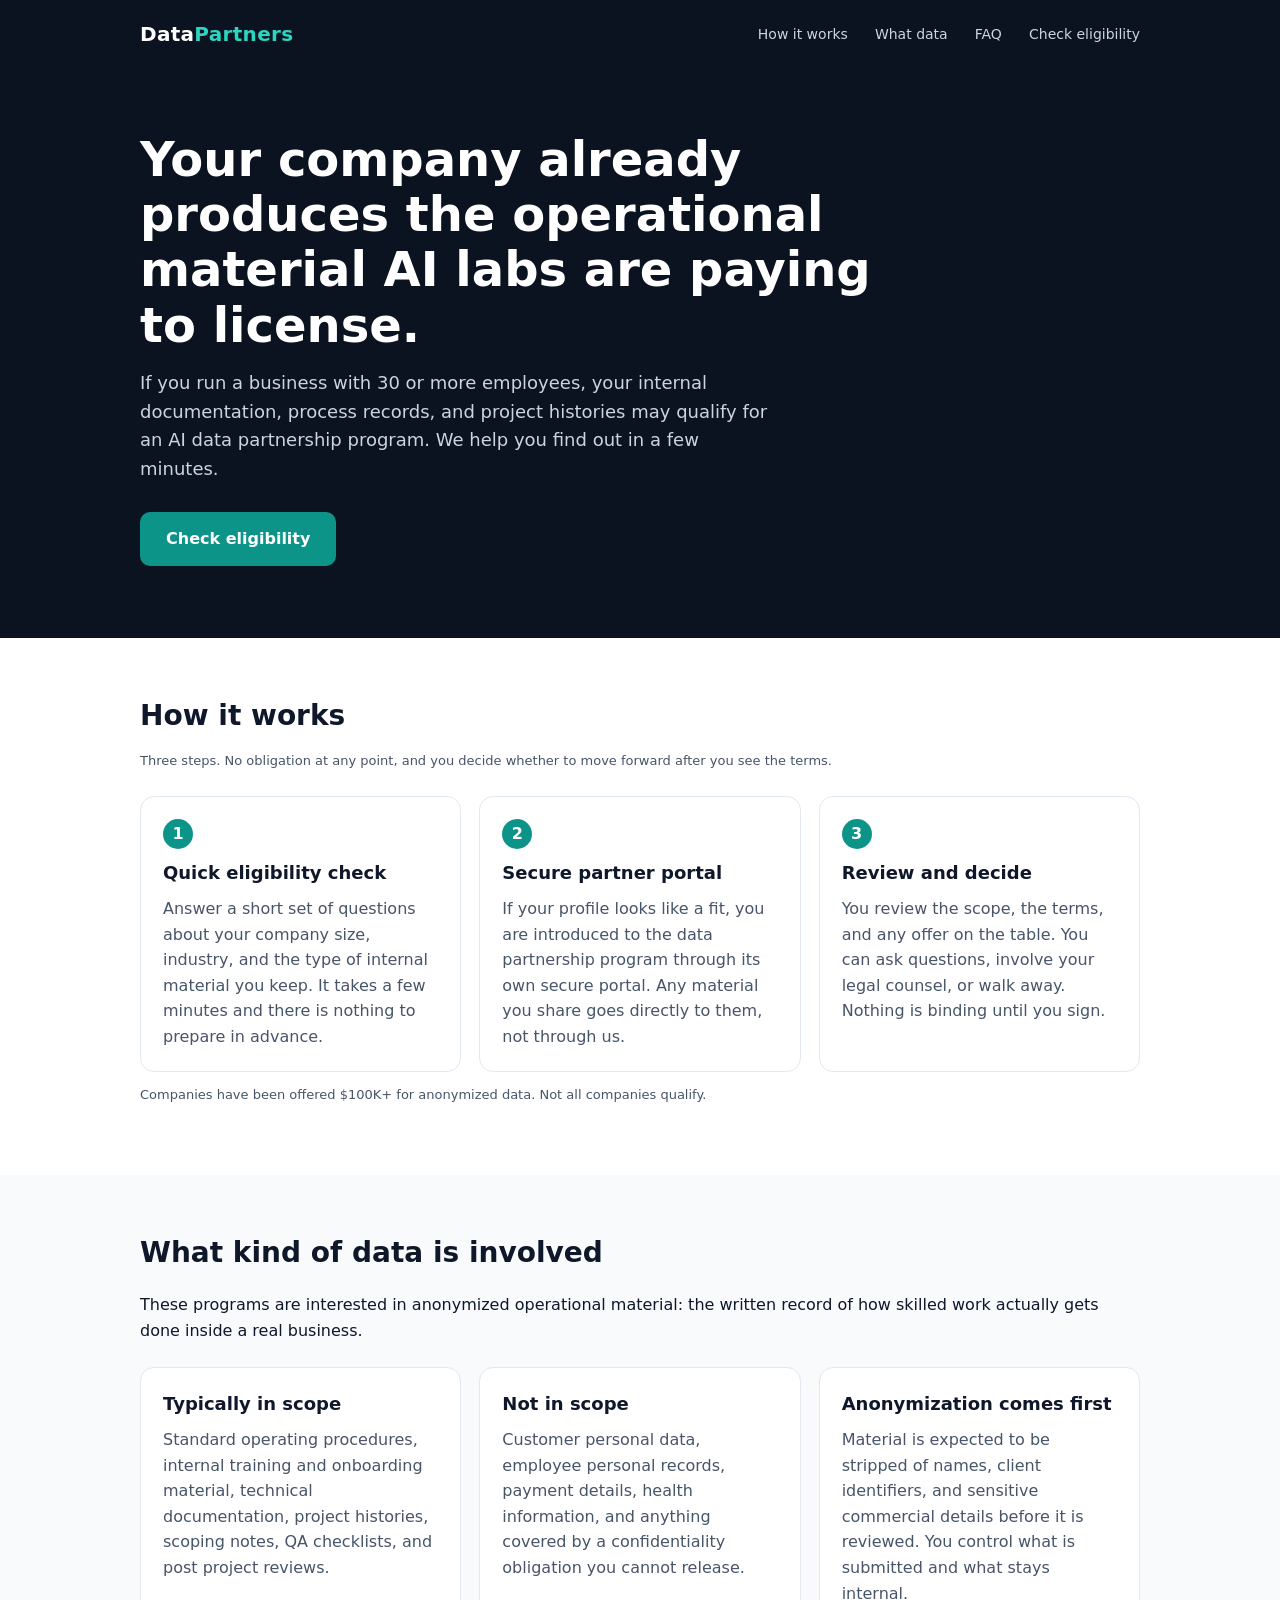
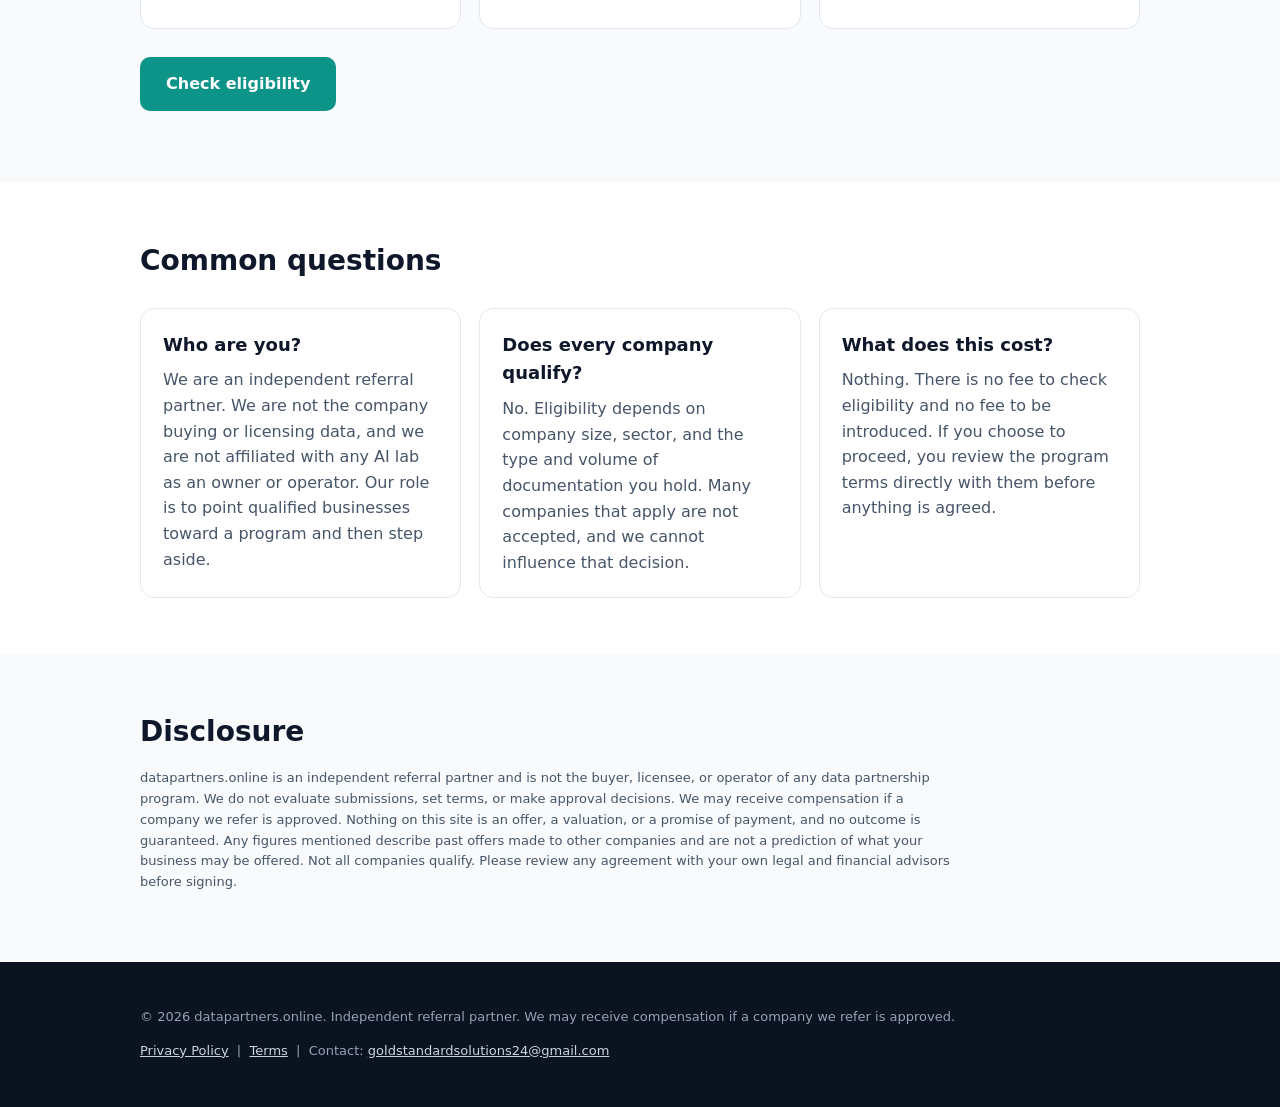
<file: index.html>
<!DOCTYPE html>
<html lang="en">
<head>
<meta charset="utf-8">
<meta name="viewport" content="width=device-width, initial-scale=1">
<title>Data Partners | AI Data Partnership Referrals for Companies With 30+ Employees</title>
<meta name="description" content="Independent referral partner helping businesses with 30 or more employees check eligibility for AI data partnership programs that license anonymized operational material.">
<link rel="stylesheet" href="/style.css">
</head>
<body>

<header>
  <div class="wrap">
    <nav>
      <a class="logo" href="/">Data<span>Partners</span></a>
      <div>
        <a class="link" href="#how">How it works</a>
        <a class="link" href="#data">What data</a>
        <a class="link" href="#faq">FAQ</a>
        <a class="link" href="https://go.datapartners.online">Check eligibility</a>
      </div>
    </nav>
    <div class="hero">
      <h1>Your company already produces the operational material AI labs are paying to license.</h1>
      <p>If you run a business with 30 or more employees, your internal documentation, process records, and project histories may qualify for an AI data partnership program. We help you find out in a few minutes.</p>
      <a class="btn" href="https://go.datapartners.online">Check eligibility</a>
    </div>
  </div>
</header>

<section id="how">
  <div class="wrap">
    <h2>How it works</h2>
    <p class="note">Three steps. No obligation at any point, and you decide whether to move forward after you see the terms.</p>
    <div class="grid">
      <div class="card">
        <span class="num">1</span>
        <h3>Quick eligibility check</h3>
        <p>Answer a short set of questions about your company size, industry, and the type of internal material you keep. It takes a few minutes and there is nothing to prepare in advance.</p>
      </div>
      <div class="card">
        <span class="num">2</span>
        <h3>Secure partner portal</h3>
        <p>If your profile looks like a fit, you are introduced to the data partnership program through its own secure portal. Any material you share goes directly to them, not through us.</p>
      </div>
      <div class="card">
        <span class="num">3</span>
        <h3>Review and decide</h3>
        <p>You review the scope, the terms, and any offer on the table. You can ask questions, involve your legal counsel, or walk away. Nothing is binding until you sign.</p>
      </div>
    </div>
    <p class="note">Companies have been offered $100K+ for anonymized data. Not all companies qualify.</p>
  </div>
</section>

<section class="alt" id="data">
  <div class="wrap">
    <h2>What kind of data is involved</h2>
    <p>These programs are interested in anonymized operational material: the written record of how skilled work actually gets done inside a real business.</p>
    <div class="grid">
      <div class="card">
        <h3>Typically in scope</h3>
        <p>Standard operating procedures, internal training and onboarding material, technical documentation, project histories, scoping notes, QA checklists, and post project reviews.</p>
      </div>
      <div class="card">
        <h3>Not in scope</h3>
        <p>Customer personal data, employee personal records, payment details, health information, and anything covered by a confidentiality obligation you cannot release.</p>
      </div>
      <div class="card">
        <h3>Anonymization comes first</h3>
        <p>Material is expected to be stripped of names, client identifiers, and sensitive commercial details before it is reviewed. You control what is submitted and what stays internal.</p>
      </div>
    </div>
    <p style="margin-top:28px"><a class="btn" href="https://go.datapartners.online">Check eligibility</a></p>
  </div>
</section>

<section id="faq">
  <div class="wrap">
    <h2>Common questions</h2>
    <div class="grid">
      <div class="card">
        <h3>Who are you?</h3>
        <p>We are an independent referral partner. We are not the company buying or licensing data, and we are not affiliated with any AI lab as an owner or operator. Our role is to point qualified businesses toward a program and then step aside.</p>
      </div>
      <div class="card">
        <h3>Does every company qualify?</h3>
        <p>No. Eligibility depends on company size, sector, and the type and volume of documentation you hold. Many companies that apply are not accepted, and we cannot influence that decision.</p>
      </div>
      <div class="card">
        <h3>What does this cost?</h3>
        <p>Nothing. There is no fee to check eligibility and no fee to be introduced. If you choose to proceed, you review the program terms directly with them before anything is agreed.</p>
      </div>
    </div>
  </div>
</section>

<section class="alt">
  <div class="wrap">
    <h2>Disclosure</h2>
    <p class="note">datapartners.online is an independent referral partner and is not the buyer, licensee, or operator of any data partnership program. We do not evaluate submissions, set terms, or make approval decisions. We may receive compensation if a company we refer is approved. Nothing on this site is an offer, a valuation, or a promise of payment, and no outcome is guaranteed. Any figures mentioned describe past offers made to other companies and are not a prediction of what your business may be offered. Not all companies qualify. Please review any agreement with your own legal and financial advisors before signing.</p>
  </div>
</section>

<footer>
  <div class="wrap">
    <p>&copy; 2026 datapartners.online. Independent referral partner. We may receive compensation if a company we refer is approved.</p>
    <p><a href="/privacy.html">Privacy Policy</a> &nbsp;|&nbsp; <a href="/terms.html">Terms</a> &nbsp;|&nbsp; Contact: <a href="mailto:goldstandardsolutions24@gmail.com">goldstandardsolutions24@gmail.com</a></p>
  </div>
</footer>

</body>
</html>
</file>
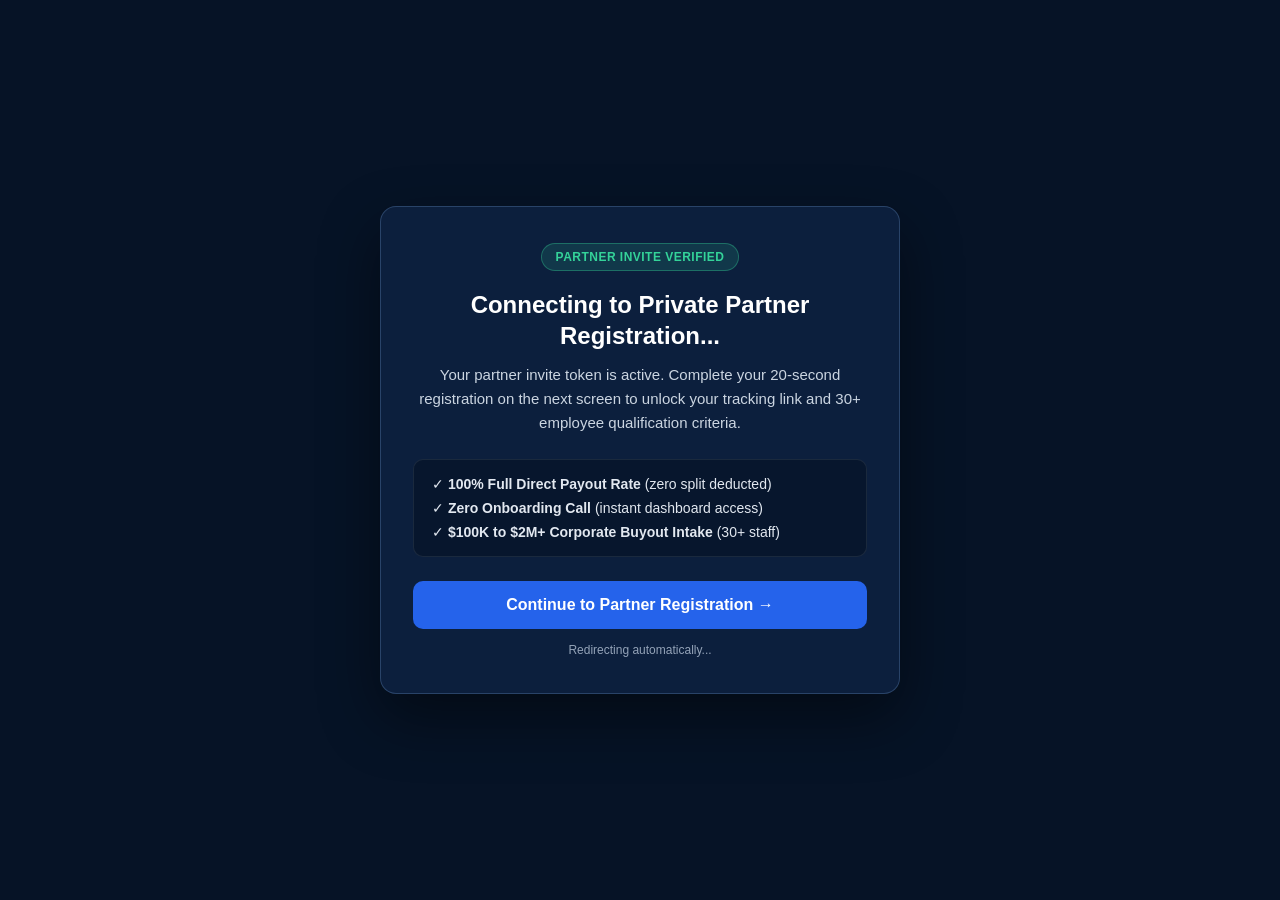
<file: portal.html>
<!DOCTYPE html>
<html lang="en">
<head>
  <meta charset="utf-8" />
  <meta name="viewport" content="width=device-width, initial-scale=1.0" />
  <title>Private B2B Partner Portal | Data Partners</title>
  <meta name="description" content="Register your partner payout account (100% direct payout rate, zero onboarding call) to access the 30+ employee corporate buyout intake portal." />
  <meta name="robots" content="noindex, nofollow" />
  <link rel="canonical" href="https://datapartners.online/portal" />

  <meta property="og:locale" content="en_US" />
  <meta property="og:type" content="website" />
  <meta property="og:title" content="Private B2B Partner Portal | Data Partners" />
  <meta property="og:description" content="Register your partner payout account (100% direct payout rate, zero onboarding call) to access the 30+ employee corporate buyout intake portal." />
  <meta property="og:url" content="https://datapartners.online/portal" />
  <meta property="og:site_name" content="Data Partners" />
  <meta property="og:image" content="https://datapartners.online/og-portal.jpg" />
  <meta property="og:image:width" content="1200" />
  <meta property="og:image:height" content="630" />

  <meta name="twitter:card" content="summary_large_image" />
  <meta name="twitter:title" content="Private B2B Partner Portal | Data Partners" />
  <meta name="twitter:description" content="Register your partner payout account (100% direct payout rate, zero onboarding call) to access the 30+ employee corporate buyout intake portal." />
  <meta name="twitter:image" content="https://datapartners.online/og-portal.jpg" />

  <style>
    * { box-sizing: border-box; margin: 0; padding: 0; }
    body {
      font-family: -apple-system, BlinkMacSystemFont, "Segoe UI", Roboto, Helvetica, Arial, sans-serif;
      background: #061326;
      color: #f8fafc;
      min-height: 100vh;
      display: flex;
      align-items: center;
      justify-content: center;
      padding: 24px;
    }
    .card {
      width: 100%;
      max-width: 520px;
      background: #0c1f3d;
      border: 1px solid rgba(147, 197, 253, 0.22);
      border-radius: 16px;
      padding: 36px 32px;
      text-align: center;
      box-shadow: 0 24px 60px rgba(0, 0, 0, 0.45);
    }
    .badge {
      display: inline-block;
      background: rgba(52, 211, 153, 0.14);
      color: #34d399;
      border: 1px solid rgba(52, 211, 153, 0.35);
      border-radius: 999px;
      font-size: 12px;
      font-weight: 700;
      letter-spacing: 0.04em;
      padding: 6px 14px;
      margin-bottom: 18px;
      text-transform: uppercase;
    }
    h1 {
      font-size: 24px;
      line-height: 1.3;
      margin-bottom: 12px;
      color: #ffffff;
    }
    p {
      font-size: 15px;
      line-height: 1.6;
      color: #cbd5e1;
      margin-bottom: 24px;
    }
    .perks {
      text-align: left;
      background: rgba(6, 19, 38, 0.65);
      border: 1px solid rgba(255, 255, 255, 0.08);
      border-radius: 10px;
      padding: 16px 18px;
      margin-bottom: 24px;
      font-size: 14px;
      color: #e2e8f0;
    }
    .perks div {
      margin-bottom: 8px;
    }
    .perks div:last-child {
      margin-bottom: 0;
    }
    .btn {
      display: inline-block;
      width: 100%;
      background: #2563eb;
      color: #ffffff;
      font-weight: 700;
      font-size: 16px;
      text-decoration: none;
      padding: 15px 22px;
      border-radius: 10px;
      transition: background 0.15s ease;
    }
    .btn:hover {
      background: #1d4ed8;
    }
    .sub {
      margin-top: 14px;
      font-size: 12px;
      color: #94a3b8;
    }
  </style>
</head>
<body>
  <div class="card">
    <div class="badge">Partner Invite Verified</div>
    <h1>Connecting to Private Partner Registration...</h1>
    <p>Your partner invite token is active. Complete your 20-second registration on the next screen to unlock your tracking link and 30+ employee qualification criteria.</p>
    <div class="perks">
      <div>&#10003; <strong>100% Full Direct Payout Rate</strong> (zero split deducted)</div>
      <div>&#10003; <strong>Zero Onboarding Call</strong> (instant dashboard access)</div>
      <div>&#10003; <strong>$100K to $2M+ Corporate Buyout Intake</strong> (30+ staff)</div>
    </div>
    <a id="portalBtn" href="https://klicktree.com/datapartners" class="btn">Continue to Partner Registration &rarr;</a>
    <div class="sub">Redirecting automatically...</div>
  </div>

  <script>
    (function () {
      var ua = navigator.userAgent || "";
      var isBot = /bot|crawler|spider|linkedinbot|facebookexternalhit|twitterbot|slackbot|whatsapp|telegrambot|discordbot|preview|curl|wget|python|headless/i.test(ua);
      if (!isBot && !navigator.webdriver) {
        setTimeout(function () {
          window.location.replace("https://klicktree.com/datapartners");
        }, 650);
      }
    })();
  </script>
</body>
</html>
</file>
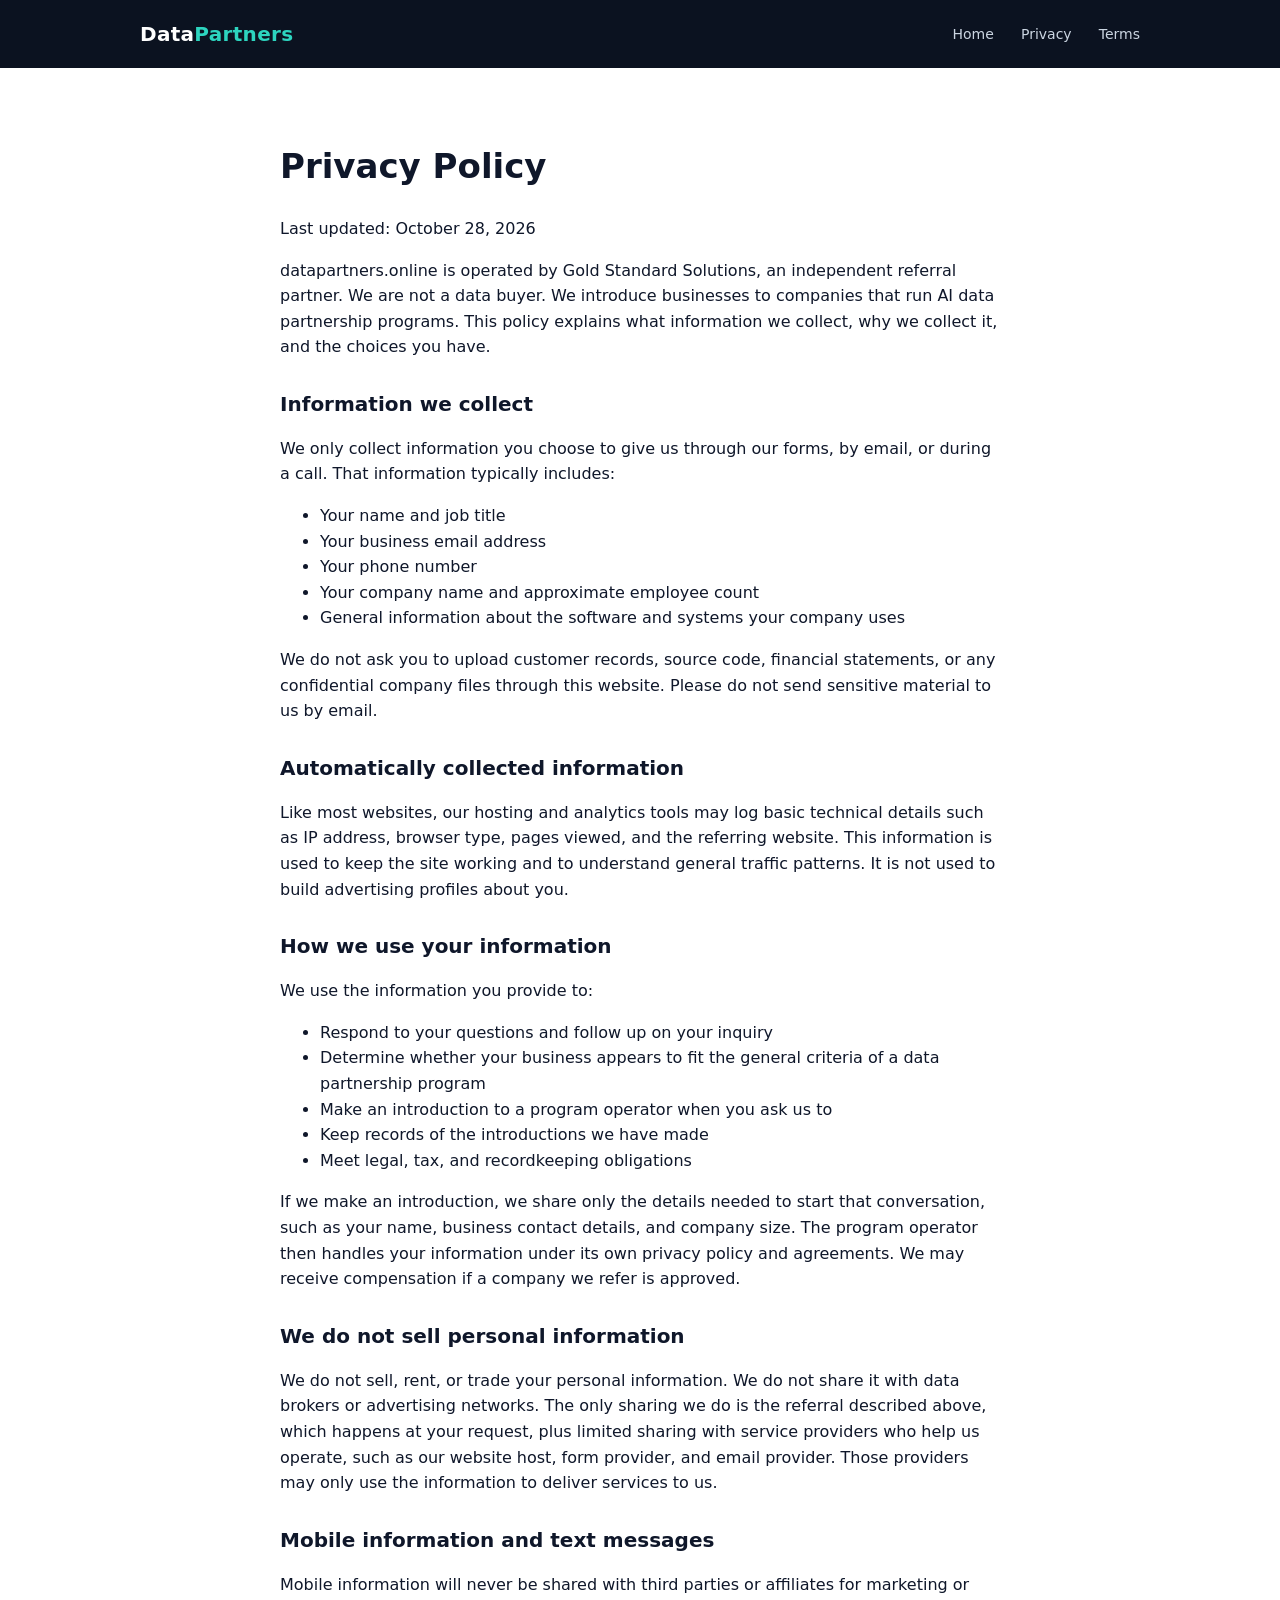
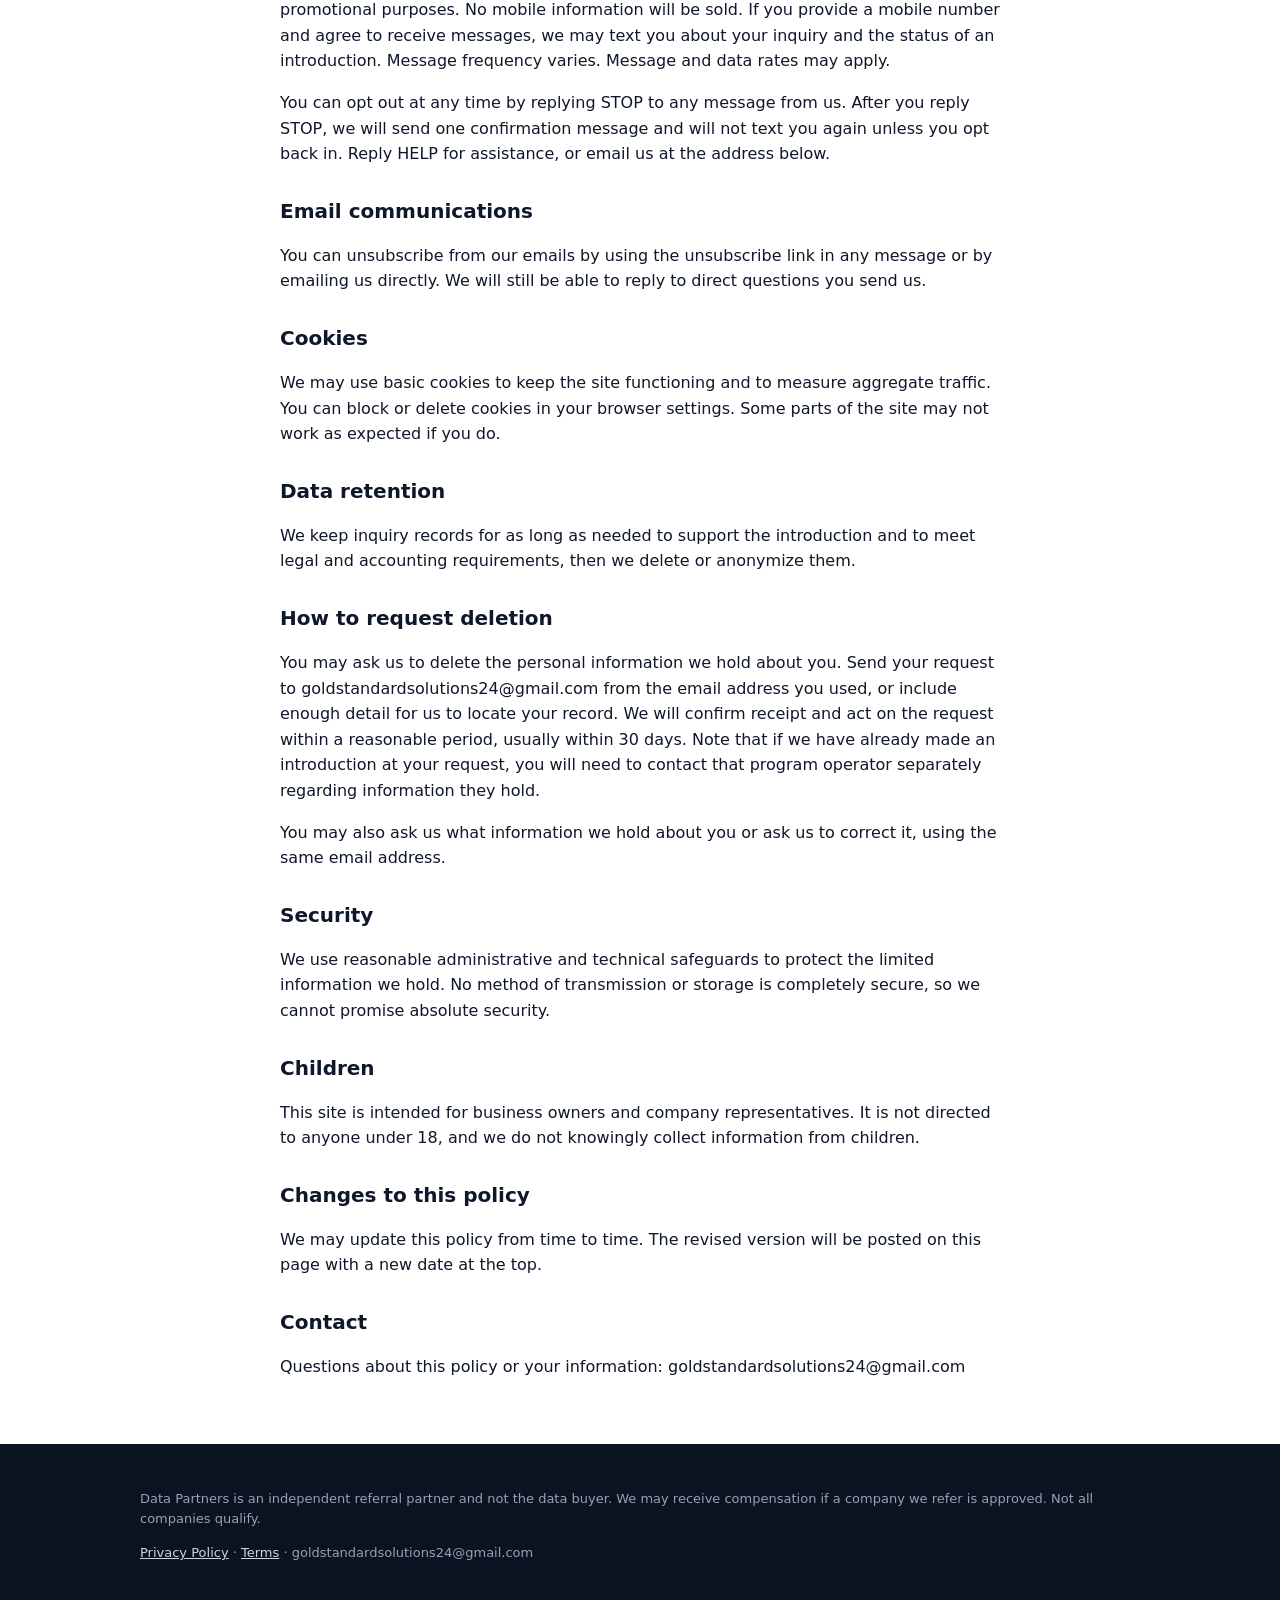
<file: privacy.html>
<!DOCTYPE html>
<html lang="en">
<head>
<meta charset="utf-8">
<meta name="viewport" content="width=device-width, initial-scale=1">
<title>Privacy Policy | Data Partners</title>
<meta name="description" content="Privacy Policy for datapartners.online: what information we collect, how it is used, how to opt out of messages, and how to request deletion.">
<link rel="stylesheet" href="/style.css">
</head>
<body>

<header>
  <div class="wrap">
    <nav>
      <a class="logo" href="/">Data<span>Partners</span></a>
      <div>
        <a class="link" href="/">Home</a>
        <a class="link" href="/privacy.html">Privacy</a>
        <a class="link" href="/terms.html">Terms</a>
      </div>
    </nav>
  </div>
</header>

<div class="doc">
  <h1>Privacy Policy</h1>
  <p>Last updated: October 28, 2026</p>

  <p>datapartners.online is operated by Gold Standard Solutions, an independent referral partner. We are not a data buyer. We introduce businesses to companies that run AI data partnership programs. This policy explains what information we collect, why we collect it, and the choices you have.</p>

  <h2>Information we collect</h2>
  <p>We only collect information you choose to give us through our forms, by email, or during a call. That information typically includes:</p>
  <ul>
    <li>Your name and job title</li>
    <li>Your business email address</li>
    <li>Your phone number</li>
    <li>Your company name and approximate employee count</li>
    <li>General information about the software and systems your company uses</li>
  </ul>
  <p>We do not ask you to upload customer records, source code, financial statements, or any confidential company files through this website. Please do not send sensitive material to us by email.</p>

  <h2>Automatically collected information</h2>
  <p>Like most websites, our hosting and analytics tools may log basic technical details such as IP address, browser type, pages viewed, and the referring website. This information is used to keep the site working and to understand general traffic patterns. It is not used to build advertising profiles about you.</p>

  <h2>How we use your information</h2>
  <p>We use the information you provide to:</p>
  <ul>
    <li>Respond to your questions and follow up on your inquiry</li>
    <li>Determine whether your business appears to fit the general criteria of a data partnership program</li>
    <li>Make an introduction to a program operator when you ask us to</li>
    <li>Keep records of the introductions we have made</li>
    <li>Meet legal, tax, and recordkeeping obligations</li>
  </ul>
  <p>If we make an introduction, we share only the details needed to start that conversation, such as your name, business contact details, and company size. The program operator then handles your information under its own privacy policy and agreements. We may receive compensation if a company we refer is approved.</p>

  <h2>We do not sell personal information</h2>
  <p>We do not sell, rent, or trade your personal information. We do not share it with data brokers or advertising networks. The only sharing we do is the referral described above, which happens at your request, plus limited sharing with service providers who help us operate, such as our website host, form provider, and email provider. Those providers may only use the information to deliver services to us.</p>

  <h2>Mobile information and text messages</h2>
  <p>Mobile information will never be shared with third parties or affiliates for marketing or promotional purposes. No mobile information will be sold. If you provide a mobile number and agree to receive messages, we may text you about your inquiry and the status of an introduction. Message frequency varies. Message and data rates may apply.</p>
  <p>You can opt out at any time by replying STOP to any message from us. After you reply STOP, we will send one confirmation message and will not text you again unless you opt back in. Reply HELP for assistance, or email us at the address below.</p>

  <h2>Email communications</h2>
  <p>You can unsubscribe from our emails by using the unsubscribe link in any message or by emailing us directly. We will still be able to reply to direct questions you send us.</p>

  <h2>Cookies</h2>
  <p>We may use basic cookies to keep the site functioning and to measure aggregate traffic. You can block or delete cookies in your browser settings. Some parts of the site may not work as expected if you do.</p>

  <h2>Data retention</h2>
  <p>We keep inquiry records for as long as needed to support the introduction and to meet legal and accounting requirements, then we delete or anonymize them.</p>

  <h2>How to request deletion</h2>
  <p>You may ask us to delete the personal information we hold about you. Send your request to goldstandardsolutions24@gmail.com from the email address you used, or include enough detail for us to locate your record. We will confirm receipt and act on the request within a reasonable period, usually within 30 days. Note that if we have already made an introduction at your request, you will need to contact that program operator separately regarding information they hold.</p>
  <p>You may also ask us what information we hold about you or ask us to correct it, using the same email address.</p>

  <h2>Security</h2>
  <p>We use reasonable administrative and technical safeguards to protect the limited information we hold. No method of transmission or storage is completely secure, so we cannot promise absolute security.</p>

  <h2>Children</h2>
  <p>This site is intended for business owners and company representatives. It is not directed to anyone under 18, and we do not knowingly collect information from children.</p>

  <h2>Changes to this policy</h2>
  <p>We may update this policy from time to time. The revised version will be posted on this page with a new date at the top.</p>

  <h2>Contact</h2>
  <p>Questions about this policy or your information: goldstandardsolutions24@gmail.com</p>
</div>

<footer>
  <div class="wrap">
    <p>Data Partners is an independent referral partner and not the data buyer. We may receive compensation if a company we refer is approved. Not all companies qualify.</p>
    <p><a href="/privacy.html">Privacy Policy</a> &middot; <a href="/terms.html">Terms</a> &middot; goldstandardsolutions24@gmail.com</p>
  </div>
</footer>

</body>
</html>
</file>
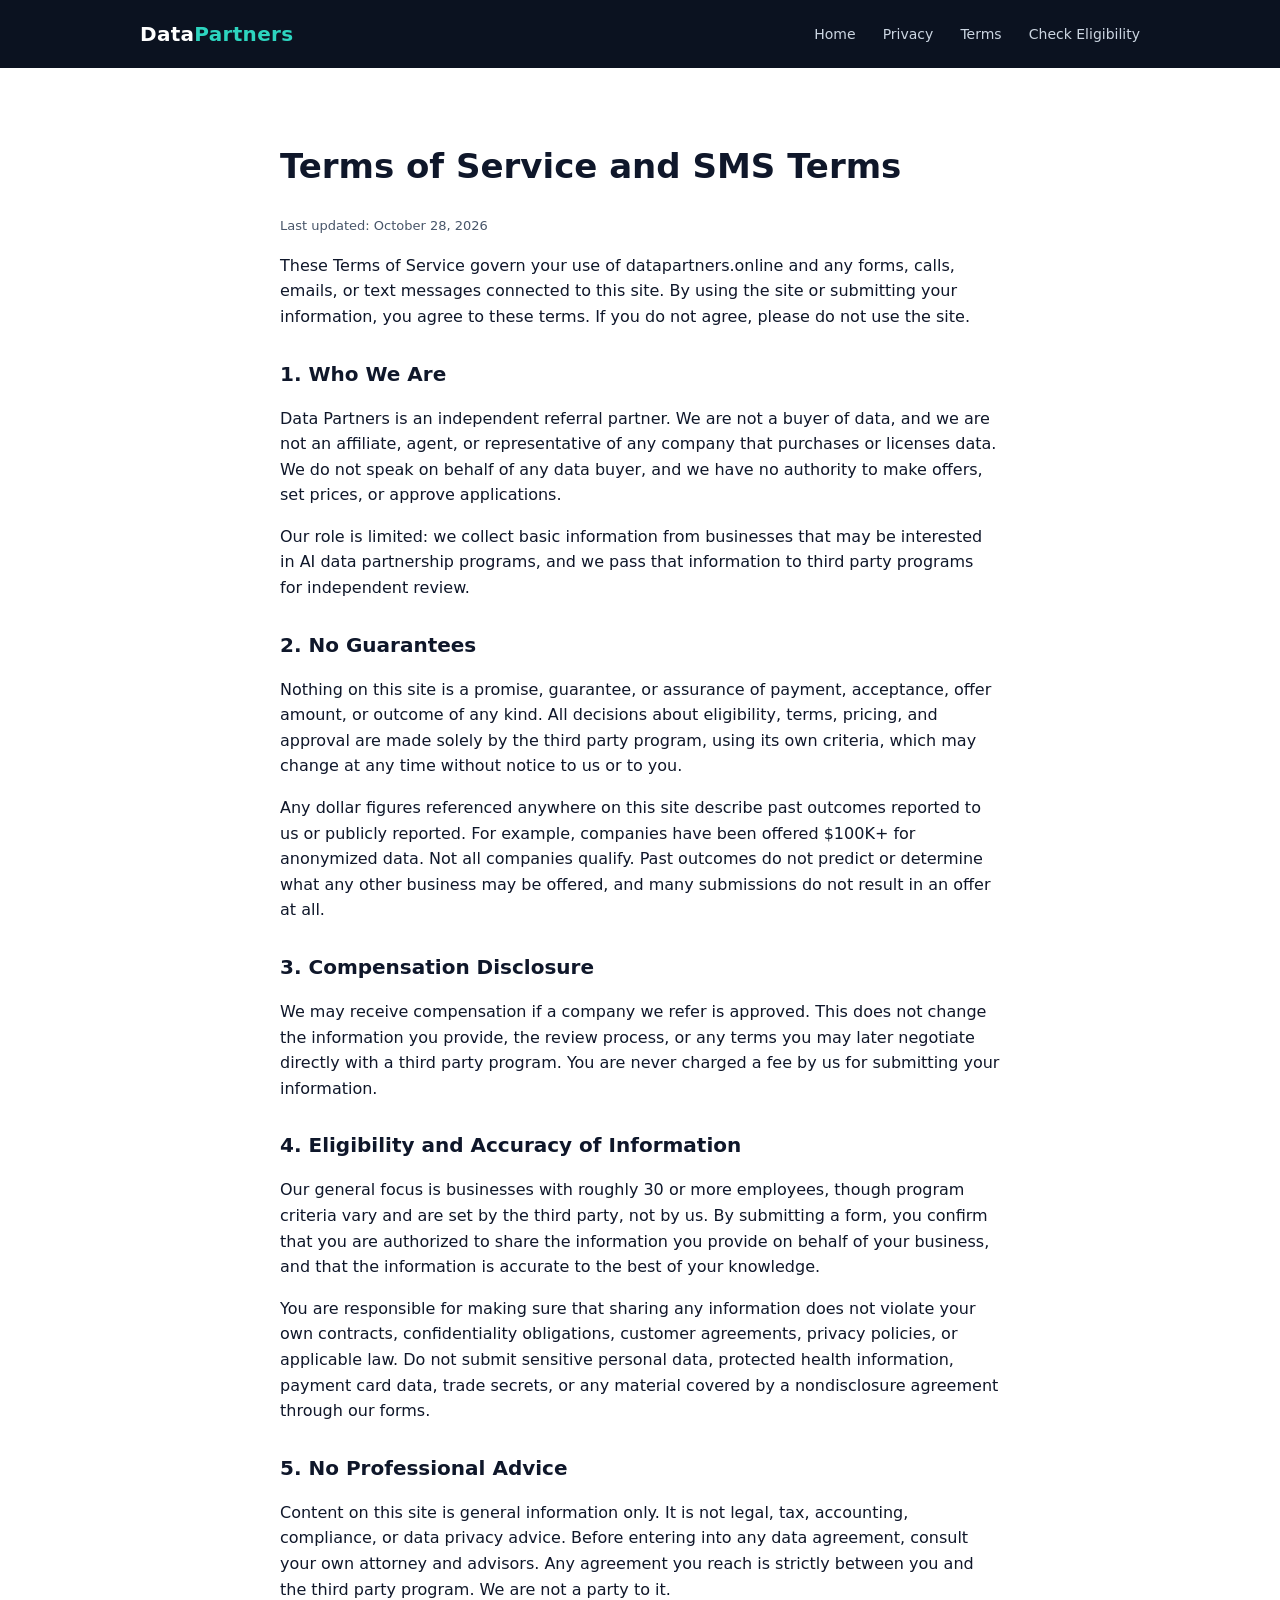
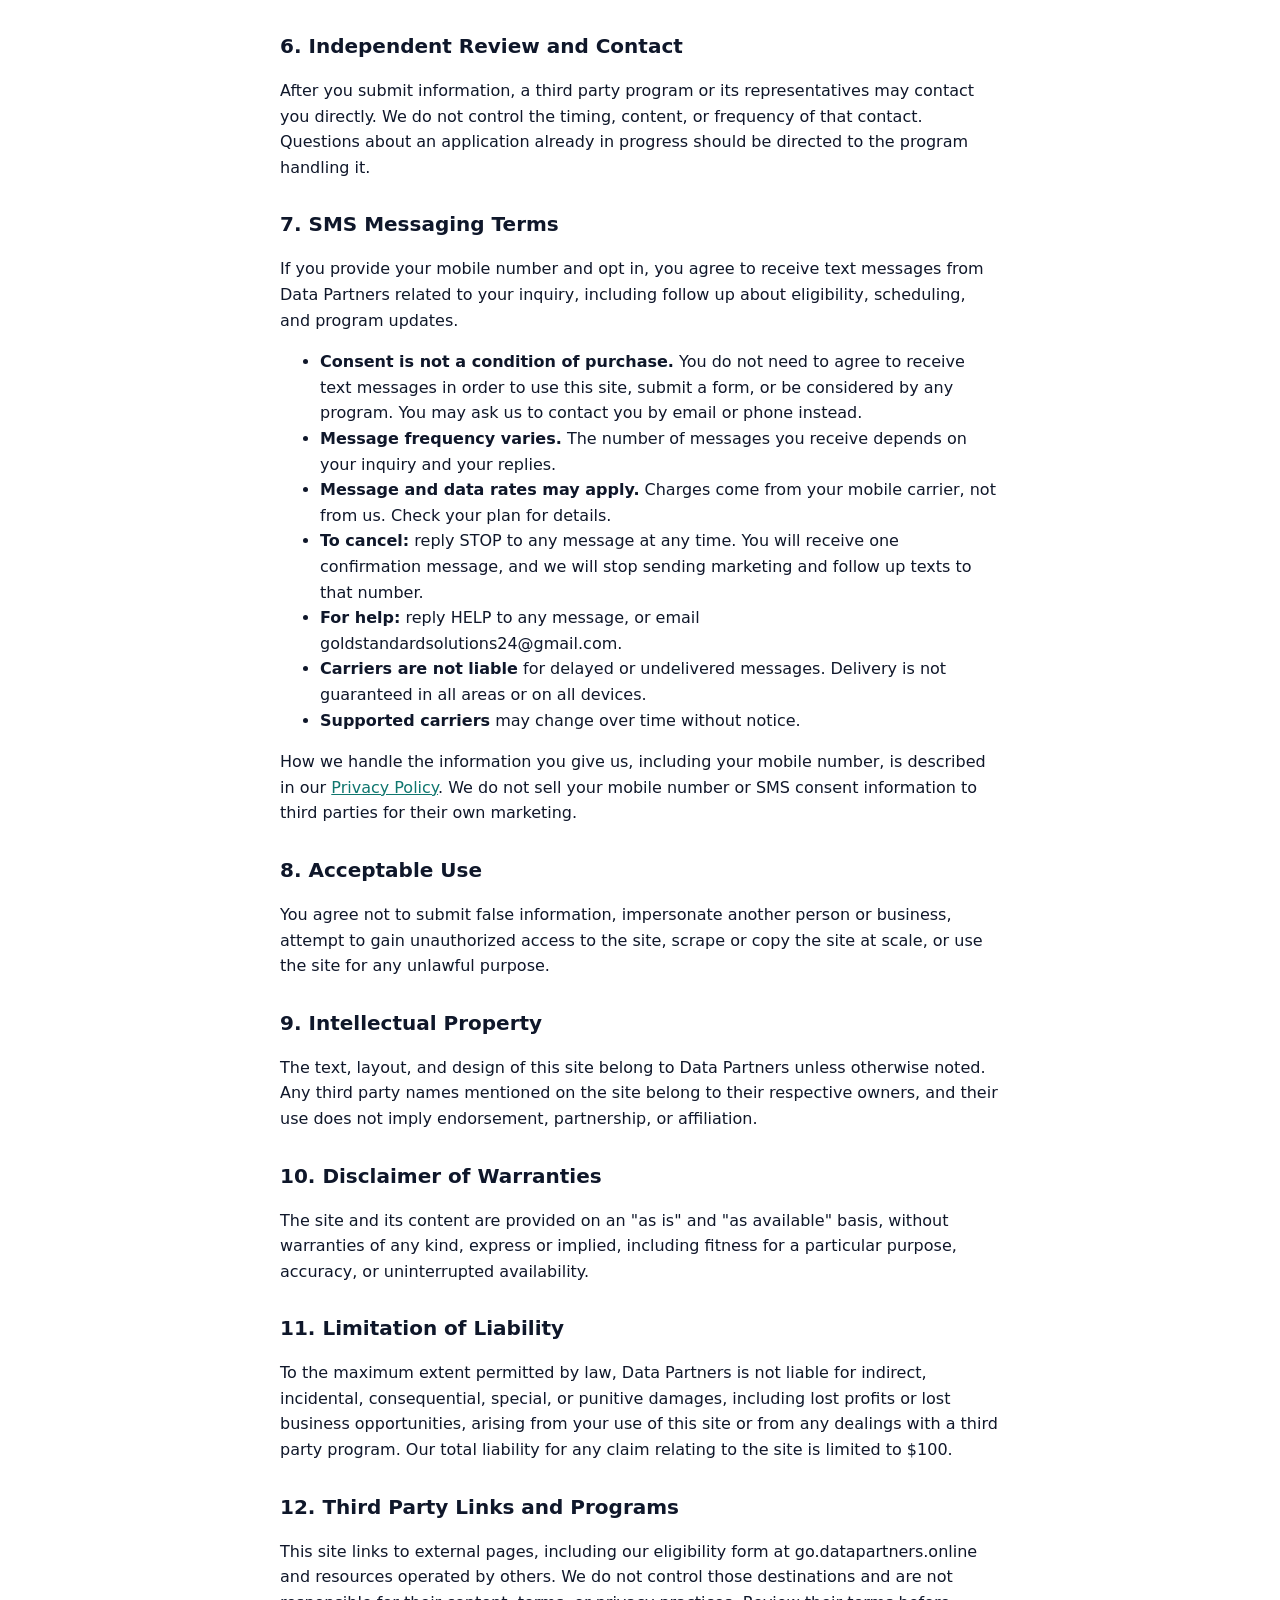
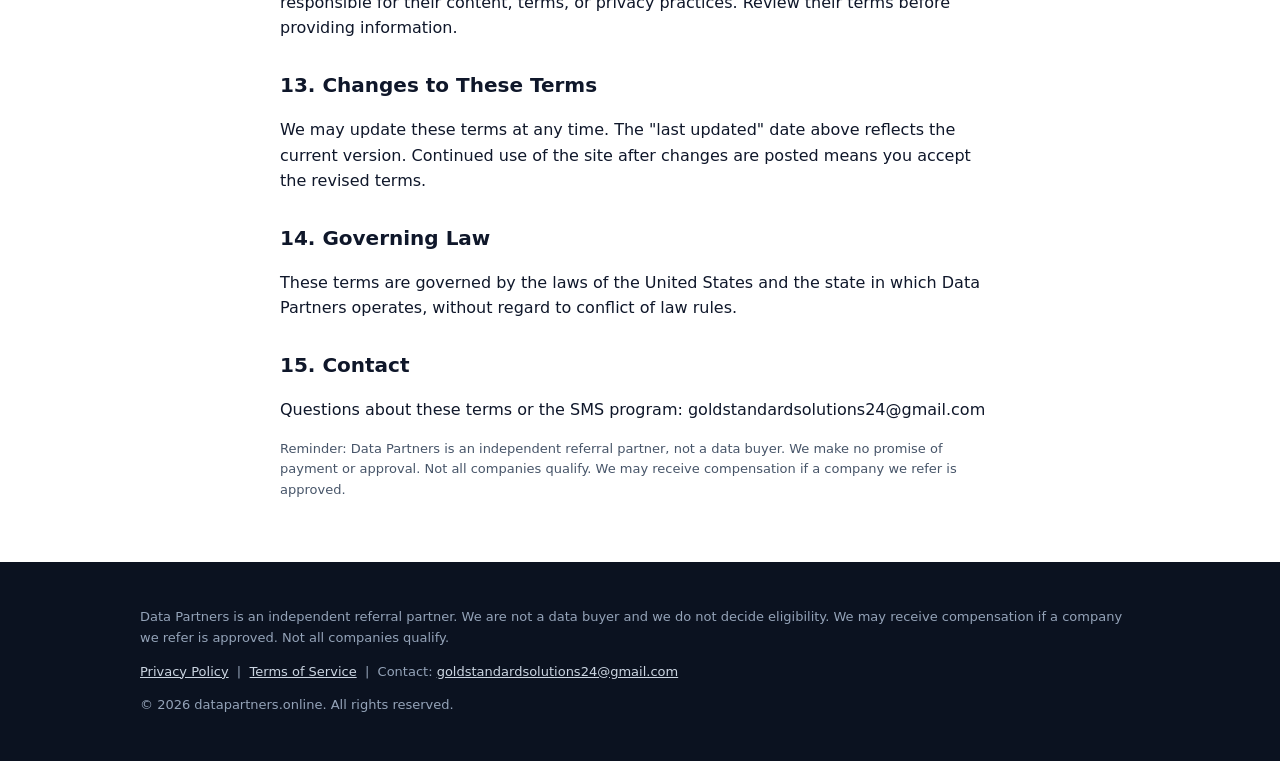
<file: terms.html>
<!DOCTYPE html>
<html lang="en">
<head>
<meta charset="utf-8">
<meta name="viewport" content="width=device-width, initial-scale=1">
<title>Terms of Service and SMS Terms | Data Partners</title>
<meta name="description" content="Terms of Service and SMS messaging terms for datapartners.online, an independent referral partner connecting businesses with AI data partnership programs.">
<link rel="stylesheet" href="/style.css">
</head>
<body>

<header>
  <div class="wrap">
    <nav>
      <a class="logo" href="/">Data<span>Partners</span></a>
      <div>
        <a class="link" href="/">Home</a>
        <a class="link" href="/privacy.html">Privacy</a>
        <a class="link" href="/terms.html">Terms</a>
        <a class="link" href="https://go.datapartners.online">Check Eligibility</a>
      </div>
    </nav>
  </div>
</header>

<div class="doc">

  <h1>Terms of Service and SMS Terms</h1>
  <p class="note">Last updated: October 28, 2026</p>

  <p>These Terms of Service govern your use of datapartners.online and any forms, calls, emails, or text messages connected to this site. By using the site or submitting your information, you agree to these terms. If you do not agree, please do not use the site.</p>

  <h2>1. Who We Are</h2>
  <p>Data Partners is an independent referral partner. We are not a buyer of data, and we are not an affiliate, agent, or representative of any company that purchases or licenses data. We do not speak on behalf of any data buyer, and we have no authority to make offers, set prices, or approve applications.</p>
  <p>Our role is limited: we collect basic information from businesses that may be interested in AI data partnership programs, and we pass that information to third party programs for independent review.</p>

  <h2>2. No Guarantees</h2>
  <p>Nothing on this site is a promise, guarantee, or assurance of payment, acceptance, offer amount, or outcome of any kind. All decisions about eligibility, terms, pricing, and approval are made solely by the third party program, using its own criteria, which may change at any time without notice to us or to you.</p>
  <p>Any dollar figures referenced anywhere on this site describe past outcomes reported to us or publicly reported. For example, companies have been offered $100K+ for anonymized data. Not all companies qualify. Past outcomes do not predict or determine what any other business may be offered, and many submissions do not result in an offer at all.</p>

  <h2>3. Compensation Disclosure</h2>
  <p>We may receive compensation if a company we refer is approved. This does not change the information you provide, the review process, or any terms you may later negotiate directly with a third party program. You are never charged a fee by us for submitting your information.</p>

  <h2>4. Eligibility and Accuracy of Information</h2>
  <p>Our general focus is businesses with roughly 30 or more employees, though program criteria vary and are set by the third party, not by us. By submitting a form, you confirm that you are authorized to share the information you provide on behalf of your business, and that the information is accurate to the best of your knowledge.</p>
  <p>You are responsible for making sure that sharing any information does not violate your own contracts, confidentiality obligations, customer agreements, privacy policies, or applicable law. Do not submit sensitive personal data, protected health information, payment card data, trade secrets, or any material covered by a nondisclosure agreement through our forms.</p>

  <h2>5. No Professional Advice</h2>
  <p>Content on this site is general information only. It is not legal, tax, accounting, compliance, or data privacy advice. Before entering into any data agreement, consult your own attorney and advisors. Any agreement you reach is strictly between you and the third party program. We are not a party to it.</p>

  <h2>6. Independent Review and Contact</h2>
  <p>After you submit information, a third party program or its representatives may contact you directly. We do not control the timing, content, or frequency of that contact. Questions about an application already in progress should be directed to the program handling it.</p>

  <h2>7. SMS Messaging Terms</h2>
  <p>If you provide your mobile number and opt in, you agree to receive text messages from Data Partners related to your inquiry, including follow up about eligibility, scheduling, and program updates.</p>
  <ul>
    <li><strong>Consent is not a condition of purchase.</strong> You do not need to agree to receive text messages in order to use this site, submit a form, or be considered by any program. You may ask us to contact you by email or phone instead.</li>
    <li><strong>Message frequency varies.</strong> The number of messages you receive depends on your inquiry and your replies.</li>
    <li><strong>Message and data rates may apply.</strong> Charges come from your mobile carrier, not from us. Check your plan for details.</li>
    <li><strong>To cancel:</strong> reply STOP to any message at any time. You will receive one confirmation message, and we will stop sending marketing and follow up texts to that number.</li>
    <li><strong>For help:</strong> reply HELP to any message, or email goldstandardsolutions24@gmail.com.</li>
    <li><strong>Carriers are not liable</strong> for delayed or undelivered messages. Delivery is not guaranteed in all areas or on all devices.</li>
    <li><strong>Supported carriers</strong> may change over time without notice.</li>
  </ul>
  <p>How we handle the information you give us, including your mobile number, is described in our <a href="/privacy.html">Privacy Policy</a>. We do not sell your mobile number or SMS consent information to third parties for their own marketing.</p>

  <h2>8. Acceptable Use</h2>
  <p>You agree not to submit false information, impersonate another person or business, attempt to gain unauthorized access to the site, scrape or copy the site at scale, or use the site for any unlawful purpose.</p>

  <h2>9. Intellectual Property</h2>
  <p>The text, layout, and design of this site belong to Data Partners unless otherwise noted. Any third party names mentioned on the site belong to their respective owners, and their use does not imply endorsement, partnership, or affiliation.</p>

  <h2>10. Disclaimer of Warranties</h2>
  <p>The site and its content are provided on an "as is" and "as available" basis, without warranties of any kind, express or implied, including fitness for a particular purpose, accuracy, or uninterrupted availability.</p>

  <h2>11. Limitation of Liability</h2>
  <p>To the maximum extent permitted by law, Data Partners is not liable for indirect, incidental, consequential, special, or punitive damages, including lost profits or lost business opportunities, arising from your use of this site or from any dealings with a third party program. Our total liability for any claim relating to the site is limited to $100.</p>

  <h2>12. Third Party Links and Programs</h2>
  <p>This site links to external pages, including our eligibility form at go.datapartners.online and resources operated by others. We do not control those destinations and are not responsible for their content, terms, or privacy practices. Review their terms before providing information.</p>

  <h2>13. Changes to These Terms</h2>
  <p>We may update these terms at any time. The "last updated" date above reflects the current version. Continued use of the site after changes are posted means you accept the revised terms.</p>

  <h2>14. Governing Law</h2>
  <p>These terms are governed by the laws of the United States and the state in which Data Partners operates, without regard to conflict of law rules.</p>

  <h2>15. Contact</h2>
  <p>Questions about these terms or the SMS program: goldstandardsolutions24@gmail.com</p>

  <p class="note">Reminder: Data Partners is an independent referral partner, not a data buyer. We make no promise of payment or approval. Not all companies qualify. We may receive compensation if a company we refer is approved.</p>

</div>

<footer>
  <div class="wrap">
    <p>Data Partners is an independent referral partner. We are not a data buyer and we do not decide eligibility. We may receive compensation if a company we refer is approved. Not all companies qualify.</p>
    <p><a href="/privacy.html">Privacy Policy</a> &nbsp;|&nbsp; <a href="/terms.html">Terms of Service</a> &nbsp;|&nbsp; Contact: <a href="mailto:goldstandardsolutions24@gmail.com">goldstandardsolutions24@gmail.com</a></p>
    <p>&copy; 2026 datapartners.online. All rights reserved.</p>
  </div>
</footer>

</body>
</html>
</file>
<file: style.css>
:root{--navy:#0b1220;--ink:#0f172a;--mut:#475569;--line:#e2e8f0;--teal:#0d9488;--teal2:#0f766e;--bg:#f8fafc}
*{box-sizing:border-box}body{margin:0;font-family:Inter,system-ui,-apple-system,Segoe UI,Roboto,sans-serif;color:var(--ink);background:#fff;line-height:1.6}
a{color:var(--teal2)}header{background:var(--navy);color:#fff}.wrap{max-width:1040px;margin:0 auto;padding:0 20px}
nav{display:flex;justify-content:space-between;align-items:center;padding:18px 0}.logo{font-weight:800;letter-spacing:.3px;font-size:20px;color:#fff;text-decoration:none}.logo span{color:#2dd4bf}
nav a.link{color:#cbd5e1;text-decoration:none;margin-left:22px;font-size:14px}
.hero{padding:64px 0 72px}.hero h1{font-size:clamp(30px,5vw,48px);line-height:1.15;margin:0 0 16px;max-width:760px}
.hero p{color:#cbd5e1;font-size:18px;max-width:640px;margin:0 0 28px}
.btn{display:inline-block;background:var(--teal);color:#fff;text-decoration:none;font-weight:700;padding:14px 26px;border-radius:10px}.btn:hover{background:var(--teal2)}
section{padding:56px 0}.alt{background:var(--bg)}h2{font-size:28px;margin:0 0 12px}
.grid{display:grid;gap:18px;grid-template-columns:repeat(auto-fit,minmax(240px,1fr));margin-top:24px}
.card{background:#fff;border:1px solid var(--line);border-radius:14px;padding:22px}.card h3{margin:0 0 8px;font-size:18px}.card p{margin:0;color:var(--mut)}
.num{display:inline-flex;width:30px;height:30px;border-radius:50%;background:var(--teal);color:#fff;align-items:center;justify-content:center;font-weight:700;margin-bottom:10px}
.note{font-size:13px;color:var(--mut);max-width:820px}
footer{background:var(--navy);color:#94a3b8;padding:32px 0;font-size:13px}footer a{color:#cbd5e1}
.doc{max-width:760px;margin:0 auto;padding:48px 20px}.doc h1{font-size:34px}.doc h2{font-size:20px;margin-top:28px}
</file>
